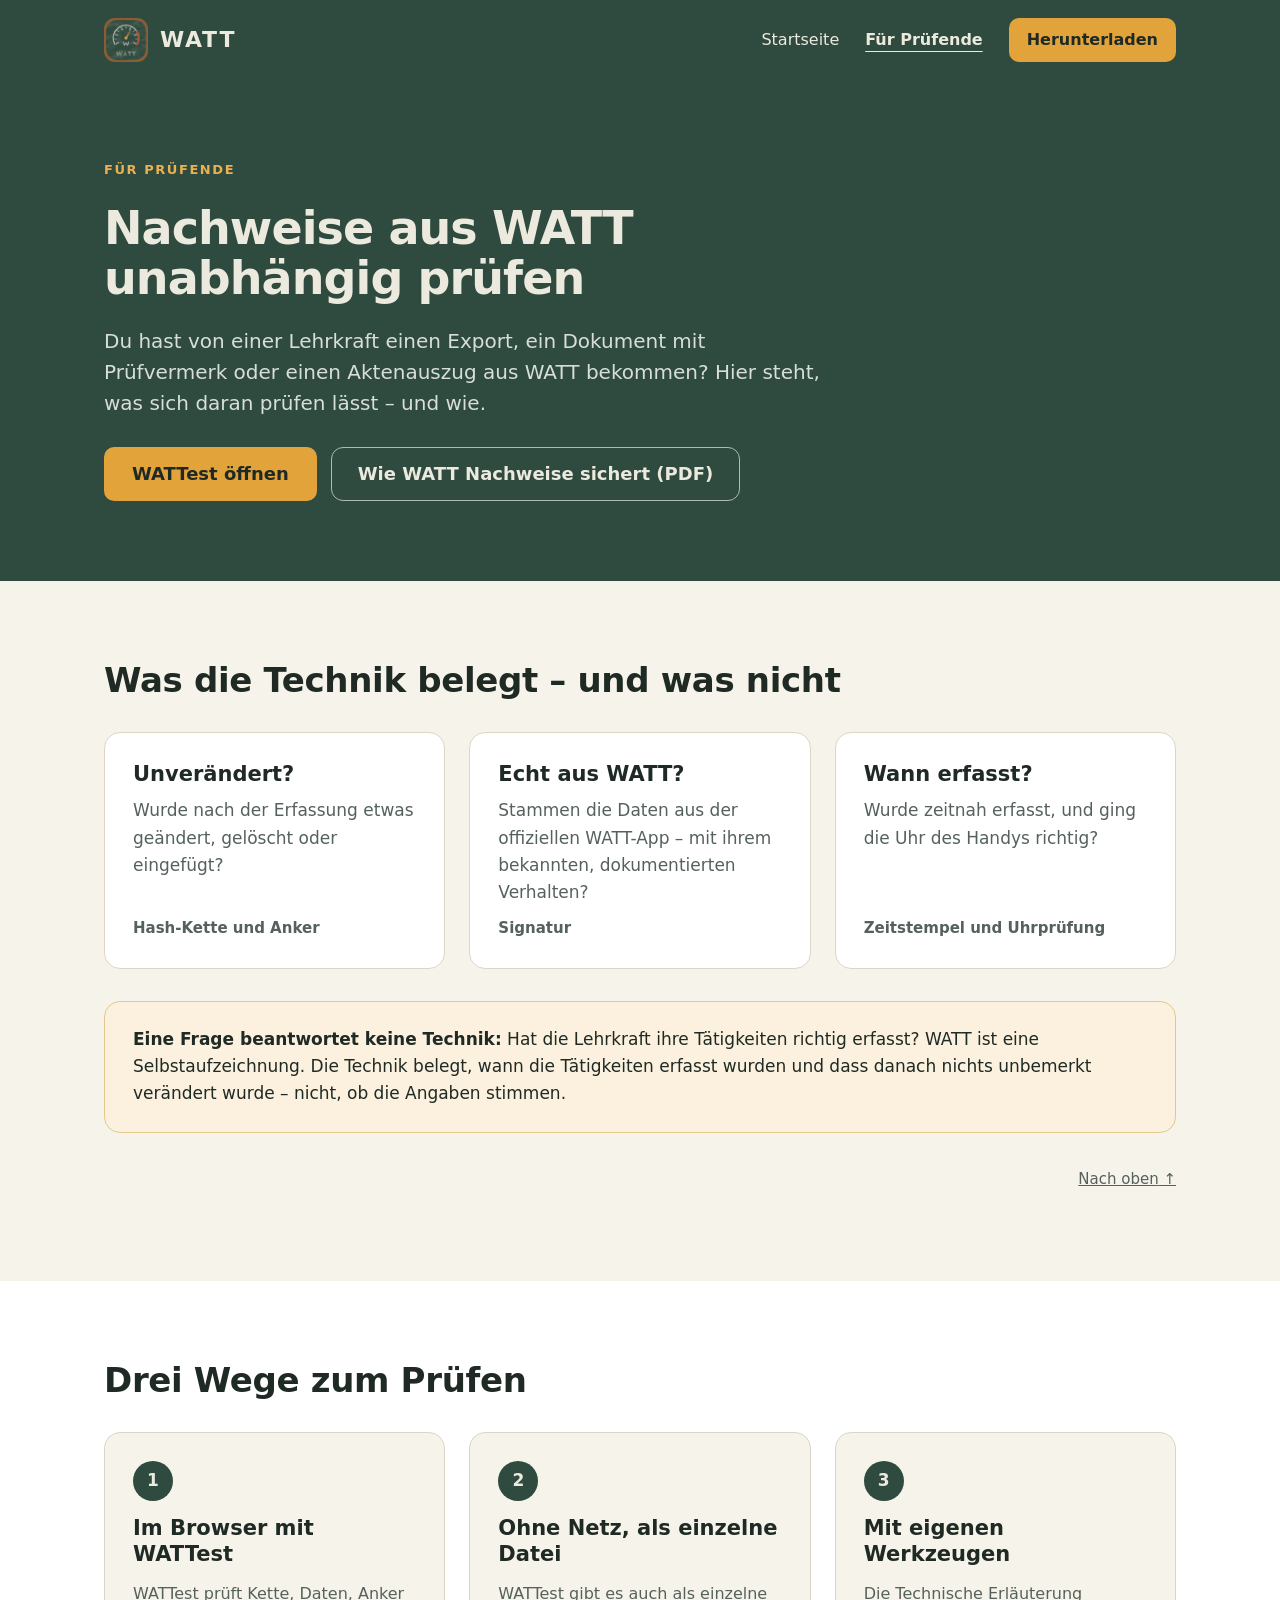
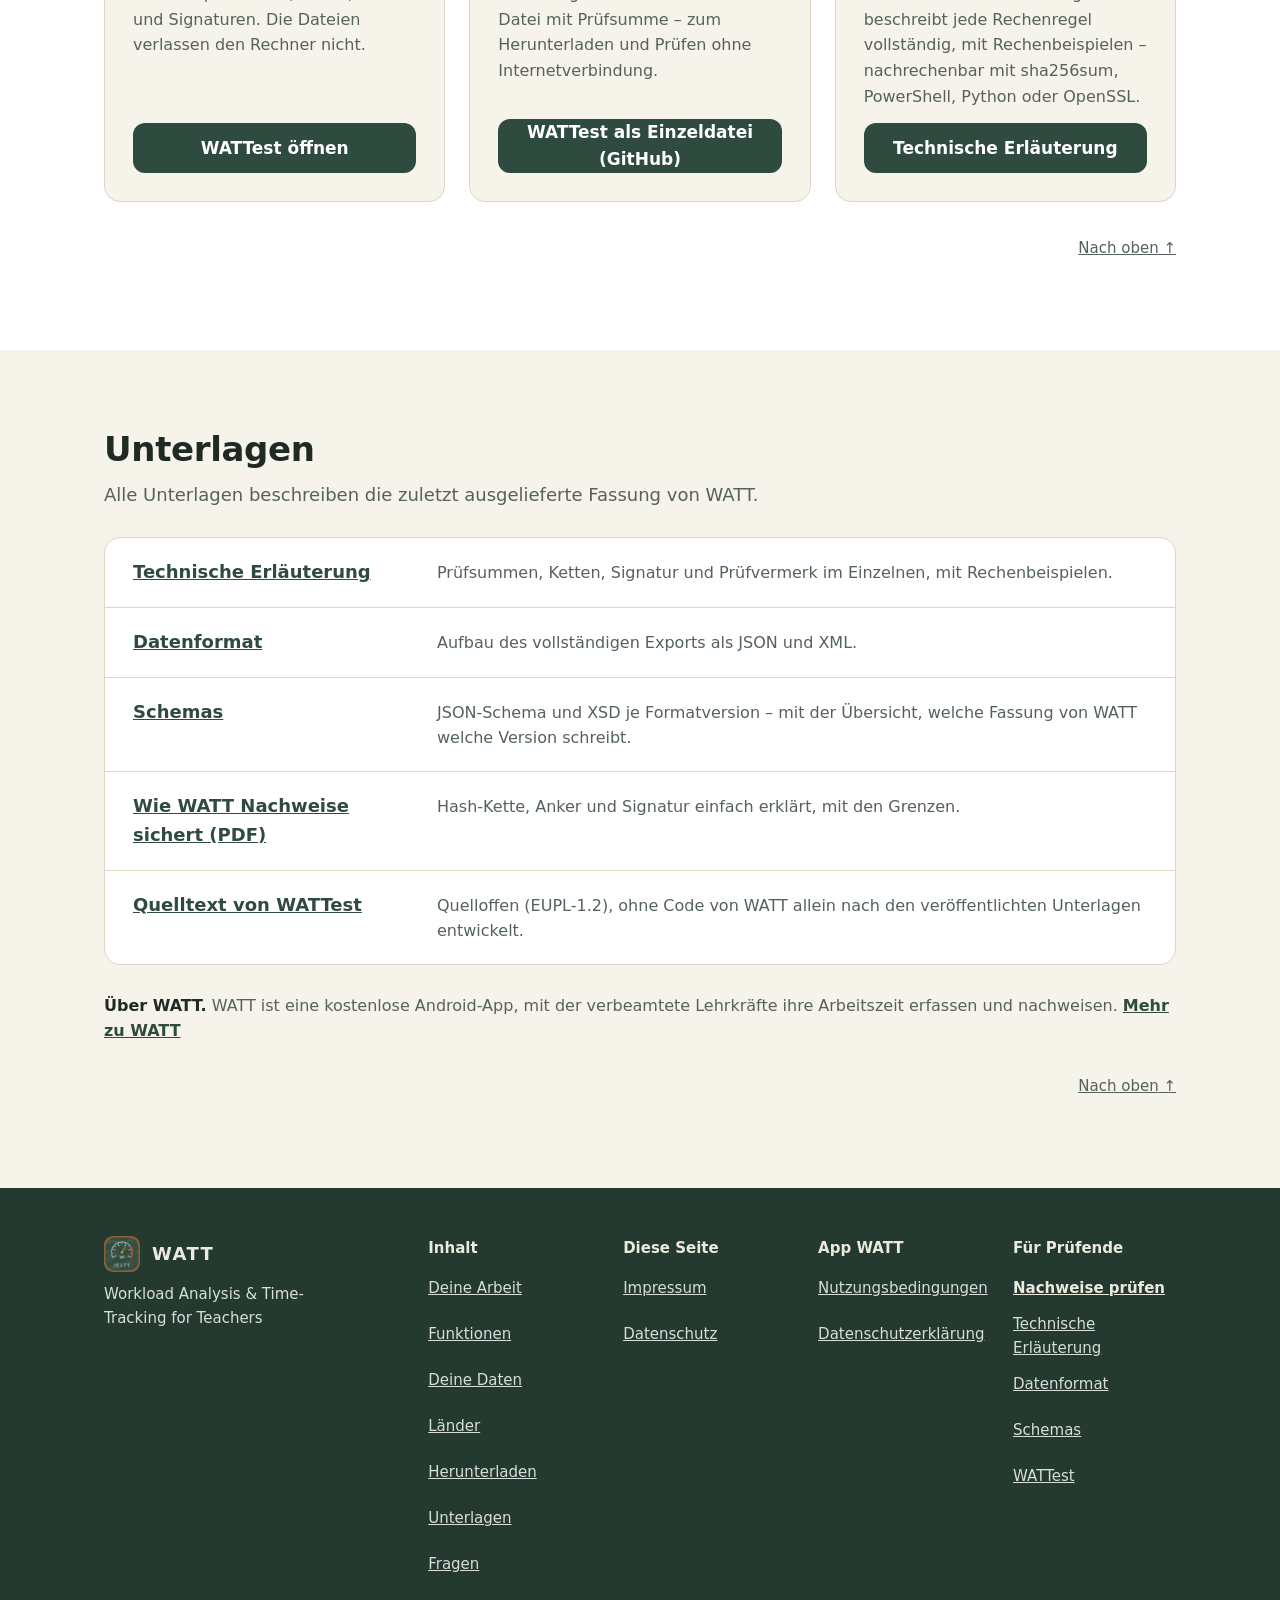
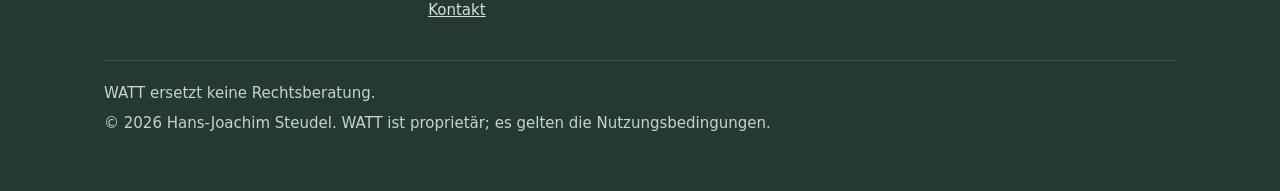
<file: pruefen/index.html>
<!doctype html>
<html lang="de">
<head>
<meta charset="utf-8">
<meta name="viewport" content="width=device-width, initial-scale=1">
<title>Für Prüfende – Nachweise aus WATT unabhängig prüfen</title>
<meta name="description" content="Nachweise aus der App WATT unabhängig prüfen: mit WATTest im Browser, als Einzeldatei ohne Netz oder mit eigenen Werkzeugen nach der Technischen Erläuterung.">
<meta name="color-scheme" content="light dark">
<link rel="icon" type="image/png" href="../bild/logo.png">
<link rel="stylesheet" href="../stil.css">
</head>
<body class="unter">
<header class="kopf" id="oben">
<div class="innen kopf-zeile">
<a class="marke" href="../"><img src="../bild/logo.png" alt="Logo von WATT: Tacho auf einer Kreidetafel" width="44" height="44"><span>WATT</span></a>
<nav aria-label="Hauptnavigation">
<a class="nav-link" href="../">Startseite</a>
<a class="nav-link" href="#oben" aria-current="page">Für Prüfende</a>
<a class="knopf knopf-gelb" href="../#herunterladen">Herunterladen</a>
</nav>
</div>
<nav class="innen nav-mobil" aria-label="Bereiche der Seite">
<a href="../">Startseite</a>
<a href="#oben" aria-current="page">Für Prüfende</a>
</nav>
</header>

<main>
<section class="abschnitt tafel pruef-einstieg">
<div class="innen">
<p class="kicker">Für Prüfende</p>
<h1>Nachweise aus WATT unabhängig prüfen</h1>
<p class="lead">Du hast von einer Lehrkraft einen Export, ein Dokument mit Prüfvermerk oder einen Aktenauszug aus WATT bekommen? Hier steht, was sich daran prüfen lässt – und wie.</p>
<div class="knoepfe" style="margin-top:6px">
<a class="knopf knopf-gelb knopf-gross" href="https://aves83.github.io/wattest/" target="_blank" rel="noopener">WATTest öffnen</a>
<a class="knopf knopf-rand" href="../info/watt-nachweise-sichern.pdf" target="_blank" rel="noopener">Wie WATT Nachweise sichert (PDF)</a>
</div>
</div>
</section>

<section class="abschnitt">
<div class="innen stapel abstand-32">
<h2>Was die Technik belegt – und was nicht</h2>
<div class="raster raster-280">
<div class="karte"><h3>Unverändert?</h3><p style="flex-grow:1">Wurde nach der Erfassung etwas geändert, gelöscht oder eingefügt?</p><p class="belegt">Hash-Kette und Anker</p></div>
<div class="karte"><h3>Echt aus WATT?</h3><p style="flex-grow:1">Stammen die Daten aus der offiziellen WATT-App – mit ihrem bekannten, dokumentierten Verhalten?</p><p class="belegt">Signatur</p></div>
<div class="karte"><h3>Wann erfasst?</h3><p style="flex-grow:1">Wurde zeitnah erfasst, und ging die Uhr des Handys richtig?</p><p class="belegt">Zeitstempel und Uhrprüfung</p></div>
</div>
<div class="kasten"><p><strong>Eine Frage beantwortet keine Technik:</strong> Hat die Lehrkraft ihre Tätigkeiten richtig erfasst? WATT ist eine Selbstaufzeichnung. Die Technik belegt, wann die Tätigkeiten erfasst wurden und dass danach nichts unbemerkt verändert wurde – nicht, ob die Angaben stimmen.</p></div>
<p class="nach-oben"><a href="#oben">Nach oben<span aria-hidden="true"> ↑</span></a></p>
</div>
</section>

<section class="abschnitt weiss">
<div class="innen stapel abstand-32">
<h2>Drei Wege zum Prüfen</h2>
<ol class="schritte raster raster-280">
<li class="schritt"><span class="nummer" aria-hidden="true">1</span><h3>Im Browser mit WATTest</h3><p>WATTest prüft Kette, Daten, Anker und Signaturen. Die Dateien verlassen den Rechner nicht.</p><a class="knopf knopf-voll" href="https://aves83.github.io/wattest/" target="_blank" rel="noopener">WATTest öffnen</a></li>
<li class="schritt"><span class="nummer" aria-hidden="true">2</span><h3>Ohne Netz, als einzelne Datei</h3><p>WATTest gibt es auch als einzelne Datei mit Prüfsumme – zum Herunterladen und Prüfen ohne Internetverbindung.</p><a class="knopf knopf-voll" href="https://github.com/Aves83/wattest/releases" target="_blank" rel="noopener">WATTest als Einzeldatei (GitHub)</a></li>
<li class="schritt"><span class="nummer" aria-hidden="true">3</span><h3>Mit eigenen Werkzeugen</h3><p>Die Technische Erläuterung beschreibt jede Rechenregel vollständig, mit Rechenbeispielen – nachrechenbar mit sha256sum, PowerShell, Python oder OpenSSL.</p><a class="knopf knopf-voll" href="https://github.com/Aves83/watt_public/blob/main/doc/technische-erlaeuterung.md" target="_blank" rel="noopener">Technische Erläuterung</a></li>
</ol>
<p class="nach-oben"><a href="#oben">Nach oben<span aria-hidden="true"> ↑</span></a></p>
</div>
</section>

<section class="abschnitt">
<div class="innen stapel abstand-28">
<div class="intro">
<h2>Unterlagen</h2>
<p class="lead" style="font-size:18px">Alle Unterlagen beschreiben die zuletzt ausgelieferte Fassung von WATT.</p>
</div>
<ul class="liste-unterlagen">
<li><a href="https://github.com/Aves83/watt_public/blob/main/doc/technische-erlaeuterung.md" target="_blank" rel="noopener">Technische Erläuterung</a><span>Prüfsummen, Ketten, Signatur und Prüfvermerk im Einzelnen, mit Rechenbeispielen.</span></li>
<li><a href="https://github.com/Aves83/watt_public/blob/main/doc/datenformat.md" target="_blank" rel="noopener">Datenformat</a><span>Aufbau des vollständigen Exports als JSON und XML.</span></li>
<li><a href="https://github.com/Aves83/watt_public/tree/main/schema" target="_blank" rel="noopener">Schemas</a><span>JSON-Schema und XSD je Formatversion – mit der Übersicht, welche Fassung von WATT welche Version schreibt.</span></li>
<li><a href="../info/watt-nachweise-sichern.pdf" target="_blank" rel="noopener">Wie WATT Nachweise sichert (PDF)</a><span>Hash-Kette, Anker und Signatur einfach erklärt, mit den Grenzen.</span></li>
<li><a href="https://github.com/Aves83/wattest" target="_blank" rel="noopener">Quelltext von WATTest</a><span>Quelloffen (EUPL-1.2), ohne Code von WATT allein nach den veröffentlichten Unterlagen entwickelt.</span></li>
</ul>
<p class="leise" style="font-size:16px"><strong style="color:var(--text)">Über WATT.</strong> WATT ist eine kostenlose Android-App, mit der verbeamtete Lehrkräfte ihre Arbeitszeit erfassen und nachweisen. <a href="../" style="font-weight:600">Mehr zu WATT</a></p>
<p class="nach-oben"><a href="#oben">Nach oben<span aria-hidden="true"> ↑</span></a></p>
</div>
</section>
</main>

<footer class="fuss">
<div class="innen">
<div class="fuss-reihe">
<div class="fuss-marke">
<div><img src="../bild/logo.png" alt="" width="36" height="36"><span>WATT</span></div>
<p>Workload Analysis &amp; Time-Tracking for Teachers</p>
</div>
<nav aria-label="Inhalt, Rechtliches und Unterlagen">
<div>
<span class="titel">Inhalt</span>
<a href="../#warum">Deine Arbeit</a>
<a href="../#funktionen">Funktionen</a>
<a href="../#daten">Deine Daten</a>
<a href="../#laender">Länder</a>
<a href="../#herunterladen">Herunterladen</a>
<a href="../#unterlagen">Unterlagen</a>
<a href="../#fragen">Fragen</a>
<a href="../#kontakt">Kontakt</a>
</div>
<div>
<span class="titel">Diese Seite</span>
<a href="../doc/impressum.html">Impressum</a>
<a href="../doc/datenschutz.html" aria-label="Datenschutz dieser Seite">Datenschutz</a>
</div>
<div>
<span class="titel">App WATT</span>
<a href="../doc/license.txt" target="_blank" rel="noopener" aria-label="Nutzungsbedingungen der App WATT">Nutzungsbedingungen</a>
<a href="../doc/privacy.txt" target="_blank" rel="noopener" aria-label="Datenschutzerklärung der App WATT">Datenschutzerklärung</a>
</div>
<div>
<span class="titel">Für Prüfende</span>
<a href="#oben" aria-current="page">Nachweise prüfen</a>
<a href="https://github.com/Aves83/watt_public/blob/main/doc/technische-erlaeuterung.md" target="_blank" rel="noopener">Technische Erläuterung</a>
<a href="https://github.com/Aves83/watt_public/blob/main/doc/datenformat.md" target="_blank" rel="noopener">Datenformat</a>
<a href="https://github.com/Aves83/watt_public/tree/main/schema" target="_blank" rel="noopener">Schemas</a>
<a href="https://aves83.github.io/wattest/" target="_blank" rel="noopener">WATTest</a>
</div>
</nav>
</div>
<div class="fuss-klein">
<p>WATT ersetzt keine Rechtsberatung.</p>
<p>© 2026 Hans-Joachim Steudel. WATT ist proprietär; es gelten die Nutzungsbedingungen.</p>
</div>
</div>
</footer>
</body>
</html>
</file>
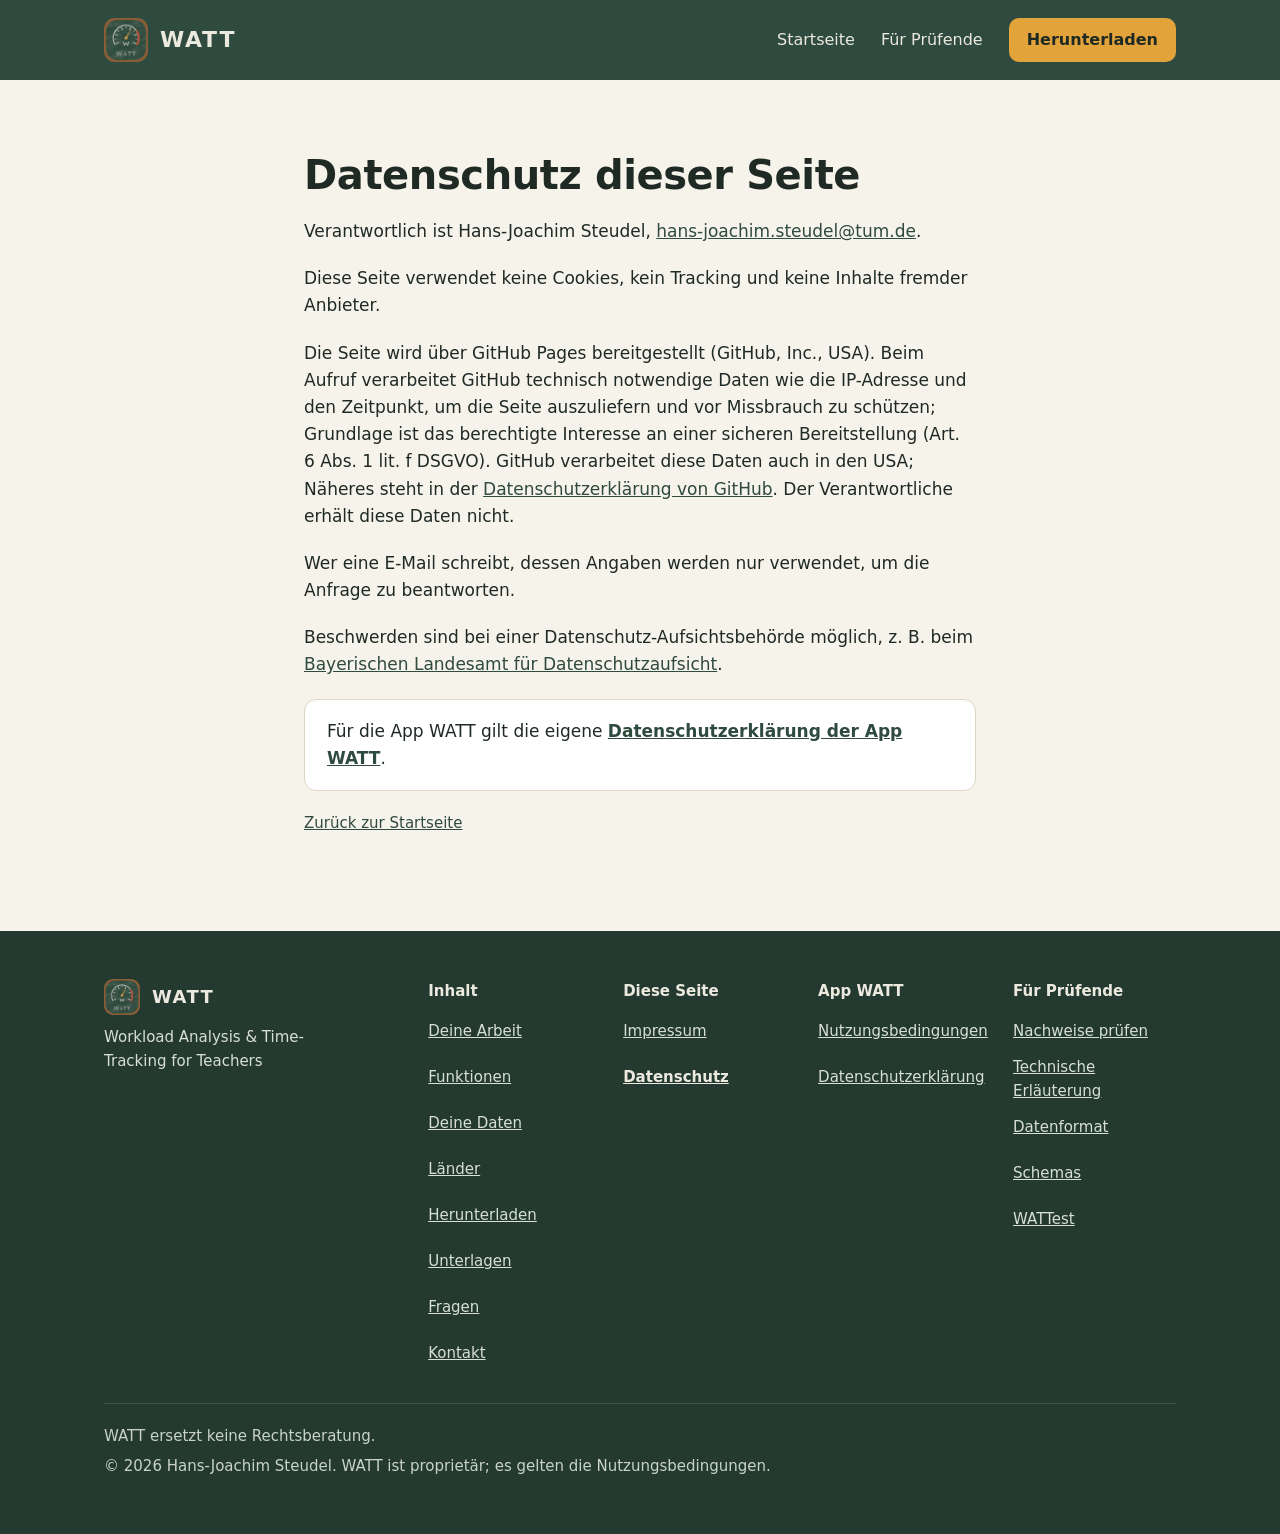
<file: doc/datenschutz.html>
<!doctype html>
<html lang="de">
<head>
<meta charset="utf-8">
<meta name="viewport" content="width=device-width, initial-scale=1">
<title>Datenschutz dieser Seite – WATT</title>
<meta name="robots" content="noindex">
<meta name="color-scheme" content="light dark">
<link rel="icon" type="image/png" href="../bild/logo.png">
<link rel="stylesheet" href="../stil.css">
</head>
<body class="unter">
<header class="kopf" id="oben">
<div class="innen kopf-zeile">
<a class="marke" href="../"><img src="../bild/logo.png" alt="Logo von WATT: Tacho auf einer Kreidetafel" width="44" height="44"><span>WATT</span></a>
<nav aria-label="Hauptnavigation">
<a class="nav-link" href="../">Startseite</a>
<a class="nav-link" href="../pruefen/">Für Prüfende</a>
<a class="knopf knopf-gelb" href="../#herunterladen">Herunterladen</a>
</nav>
</div>
<nav class="innen nav-mobil" aria-label="Bereiche der Seite">
<a href="../">Startseite</a>
<a href="../pruefen/">Für Prüfende</a>
</nav>
</header>

<main class="recht">
<div class="innen">
<h1>Datenschutz dieser Seite</h1>
<p>Verantwortlich ist Hans-Joachim Steudel, <a href="mailto:hans-joachim.steudel@tum.de">hans-joachim.steudel@tum.de</a>.</p>
<p>Diese Seite verwendet keine Cookies, kein Tracking und keine Inhalte fremder Anbieter.</p>
<p>Die Seite wird über GitHub Pages bereitgestellt (GitHub, Inc., USA). Beim Aufruf verarbeitet GitHub technisch notwendige Daten wie die IP-Adresse und den Zeitpunkt, um die Seite auszuliefern und vor Missbrauch zu schützen; Grundlage ist das berechtigte Interesse an einer sicheren Bereitstellung (Art. 6 Abs. 1 lit. f DSGVO). GitHub verarbeitet diese Daten auch in den USA; Näheres steht in der <a href="https://docs.github.com/de/site-policy/privacy-policies/github-general-privacy-statement" target="_blank" rel="noopener">Datenschutzerklärung von GitHub</a>. Der Verantwortliche erhält diese Daten nicht.</p>
<p>Wer eine E-Mail schreibt, dessen Angaben werden nur verwendet, um die Anfrage zu beantworten.</p>
<p>Beschwerden sind bei einer Datenschutz-Aufsichtsbehörde möglich, z. B. beim <a href="https://www.lda.bayern.de/" target="_blank" rel="noopener">Bayerischen Landesamt für Datenschutzaufsicht</a>.</p>
<p class="verweis">Für die App WATT gilt die eigene <a href="privacy.txt" target="_blank" rel="noopener">Datenschutzerklärung der App WATT</a>.</p>
<p class="klein"><a href="../">Zurück zur Startseite</a></p>
</div>
</main>

<footer class="fuss">
<div class="innen">
<div class="fuss-reihe">
<div class="fuss-marke">
<div><img src="../bild/logo.png" alt="" width="36" height="36"><span>WATT</span></div>
<p>Workload Analysis &amp; Time-Tracking for Teachers</p>
</div>
<nav aria-label="Inhalt, Rechtliches und Unterlagen">
<div>
<span class="titel">Inhalt</span>
<a href="../#warum">Deine Arbeit</a>
<a href="../#funktionen">Funktionen</a>
<a href="../#daten">Deine Daten</a>
<a href="../#laender">Länder</a>
<a href="../#herunterladen">Herunterladen</a>
<a href="../#unterlagen">Unterlagen</a>
<a href="../#fragen">Fragen</a>
<a href="../#kontakt">Kontakt</a>
</div>
<div>
<span class="titel">Diese Seite</span>
<a href="../doc/impressum.html">Impressum</a>
<a href="#oben" aria-current="page" aria-label="Datenschutz dieser Seite">Datenschutz</a>
</div>
<div>
<span class="titel">App WATT</span>
<a href="../doc/license.txt" target="_blank" rel="noopener" aria-label="Nutzungsbedingungen der App WATT">Nutzungsbedingungen</a>
<a href="../doc/privacy.txt" target="_blank" rel="noopener" aria-label="Datenschutzerklärung der App WATT">Datenschutzerklärung</a>
</div>
<div>
<span class="titel">Für Prüfende</span>
<a href="../pruefen/">Nachweise prüfen</a>
<a href="https://github.com/Aves83/watt_public/blob/main/doc/technische-erlaeuterung.md" target="_blank" rel="noopener">Technische Erläuterung</a>
<a href="https://github.com/Aves83/watt_public/blob/main/doc/datenformat.md" target="_blank" rel="noopener">Datenformat</a>
<a href="https://github.com/Aves83/watt_public/tree/main/schema" target="_blank" rel="noopener">Schemas</a>
<a href="https://aves83.github.io/wattest/" target="_blank" rel="noopener">WATTest</a>
</div>
</nav>
</div>
<div class="fuss-klein">
<p>WATT ersetzt keine Rechtsberatung.</p>
<p>© 2026 Hans-Joachim Steudel. WATT ist proprietär; es gelten die Nutzungsbedingungen.</p>
</div>
</div>
</footer>
</body>
</html>
</file>
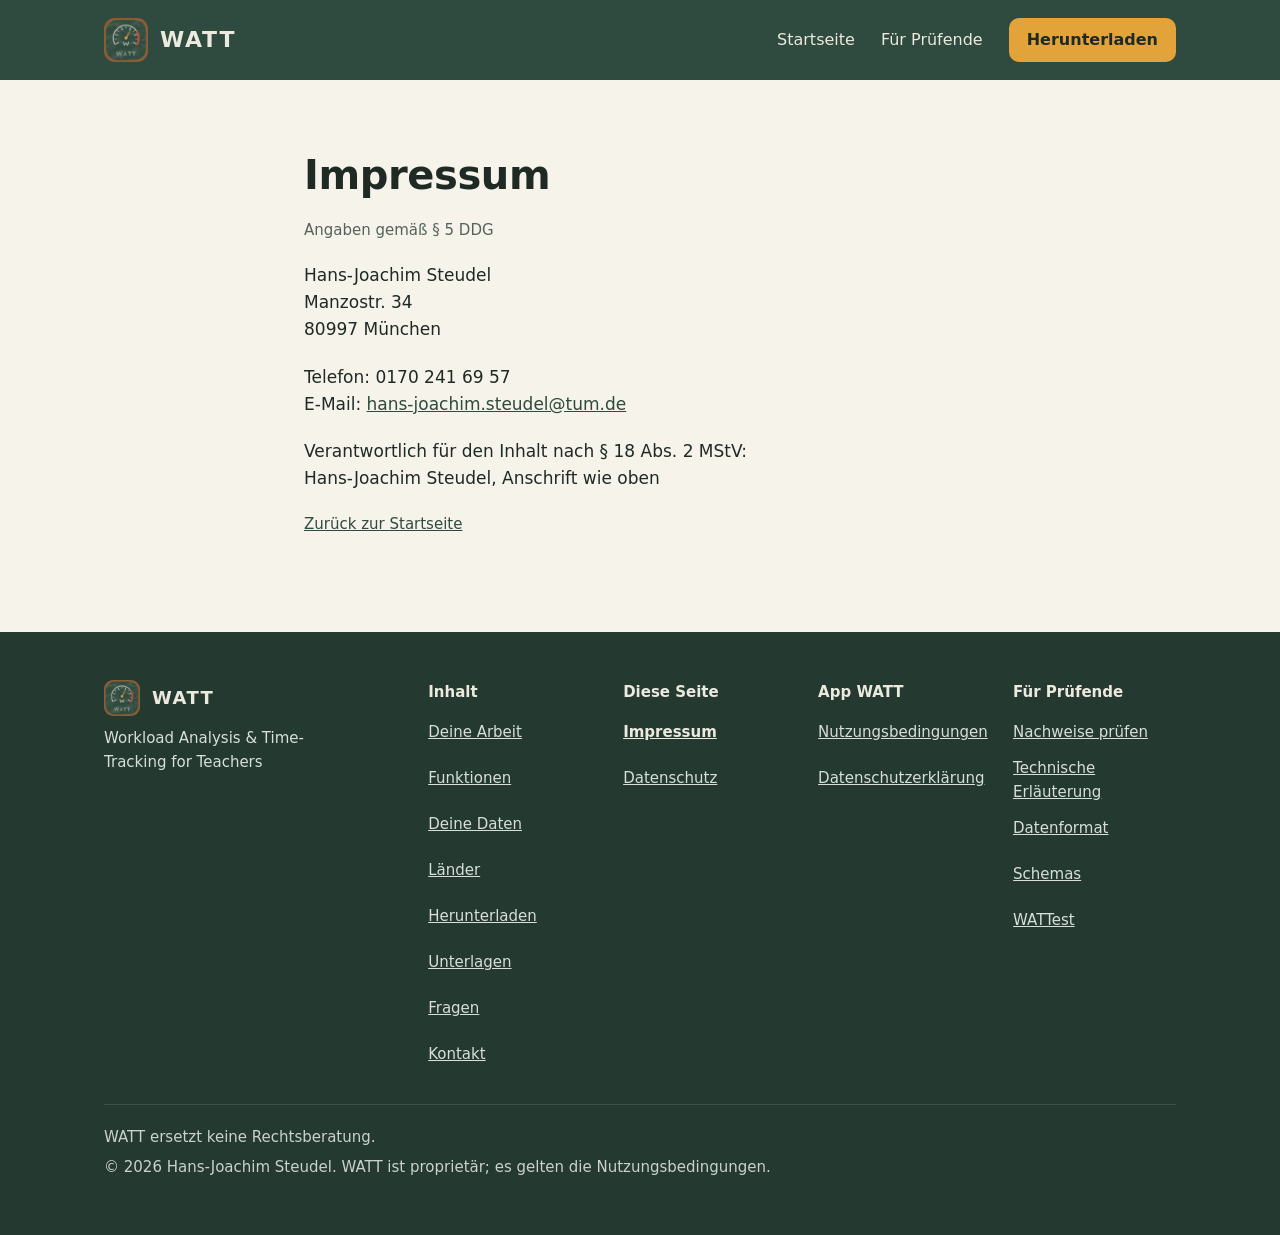
<file: doc/impressum.html>
<!doctype html>
<html lang="de">
<head>
<meta charset="utf-8">
<meta name="viewport" content="width=device-width, initial-scale=1">
<title>Impressum – WATT</title>
<meta name="robots" content="noindex">
<meta name="color-scheme" content="light dark">
<link rel="icon" type="image/png" href="../bild/logo.png">
<link rel="stylesheet" href="../stil.css">
</head>
<body class="unter">
<header class="kopf" id="oben">
<div class="innen kopf-zeile">
<a class="marke" href="../"><img src="../bild/logo.png" alt="Logo von WATT: Tacho auf einer Kreidetafel" width="44" height="44"><span>WATT</span></a>
<nav aria-label="Hauptnavigation">
<a class="nav-link" href="../">Startseite</a>
<a class="nav-link" href="../pruefen/">Für Prüfende</a>
<a class="knopf knopf-gelb" href="../#herunterladen">Herunterladen</a>
</nav>
</div>
<nav class="innen nav-mobil" aria-label="Bereiche der Seite">
<a href="../">Startseite</a>
<a href="../pruefen/">Für Prüfende</a>
</nav>
</header>

<main class="recht">
<div class="innen">
<h1>Impressum</h1>
<p class="klein">Angaben gemäß § 5 DDG</p>
<p>Hans-Joachim Steudel<br>
Manzostr. 34<br>
80997 München</p>
<p>Telefon: 0170 241 69 57<br>
E-Mail: <a href="mailto:hans-joachim.steudel@tum.de">hans-joachim.steudel@tum.de</a></p>
<p>Verantwortlich für den Inhalt nach § 18 Abs. 2 MStV:<br>
Hans-Joachim Steudel, Anschrift wie oben</p>
<p class="klein"><a href="../">Zurück zur Startseite</a></p>
</div>
</main>

<footer class="fuss">
<div class="innen">
<div class="fuss-reihe">
<div class="fuss-marke">
<div><img src="../bild/logo.png" alt="" width="36" height="36"><span>WATT</span></div>
<p>Workload Analysis &amp; Time-Tracking for Teachers</p>
</div>
<nav aria-label="Inhalt, Rechtliches und Unterlagen">
<div>
<span class="titel">Inhalt</span>
<a href="../#warum">Deine Arbeit</a>
<a href="../#funktionen">Funktionen</a>
<a href="../#daten">Deine Daten</a>
<a href="../#laender">Länder</a>
<a href="../#herunterladen">Herunterladen</a>
<a href="../#unterlagen">Unterlagen</a>
<a href="../#fragen">Fragen</a>
<a href="../#kontakt">Kontakt</a>
</div>
<div>
<span class="titel">Diese Seite</span>
<a href="#oben" aria-current="page">Impressum</a>
<a href="../doc/datenschutz.html" aria-label="Datenschutz dieser Seite">Datenschutz</a>
</div>
<div>
<span class="titel">App WATT</span>
<a href="../doc/license.txt" target="_blank" rel="noopener" aria-label="Nutzungsbedingungen der App WATT">Nutzungsbedingungen</a>
<a href="../doc/privacy.txt" target="_blank" rel="noopener" aria-label="Datenschutzerklärung der App WATT">Datenschutzerklärung</a>
</div>
<div>
<span class="titel">Für Prüfende</span>
<a href="../pruefen/">Nachweise prüfen</a>
<a href="https://github.com/Aves83/watt_public/blob/main/doc/technische-erlaeuterung.md" target="_blank" rel="noopener">Technische Erläuterung</a>
<a href="https://github.com/Aves83/watt_public/blob/main/doc/datenformat.md" target="_blank" rel="noopener">Datenformat</a>
<a href="https://github.com/Aves83/watt_public/tree/main/schema" target="_blank" rel="noopener">Schemas</a>
<a href="https://aves83.github.io/wattest/" target="_blank" rel="noopener">WATTest</a>
</div>
</nav>
</div>
<div class="fuss-klein">
<p>WATT ersetzt keine Rechtsberatung.</p>
<p>© 2026 Hans-Joachim Steudel. WATT ist proprietär; es gelten die Nutzungsbedingungen.</p>
</div>
</div>
</footer>
</body>
</html>
</file>
<file: stil.css>
/* WATT – gemeinsame Gestaltung der Seiten in watt_public. Keine Schriften oder Quellen von außen. */
:root{
  color-scheme:light dark;
  --tafel:#2F4A3E; --tafel-fuss:#243A31; --tafel-linie:#3C5247;
  --kreide:#ECE9DF; --kreide-leise:#D8DED9; --kreide-klein:#C9D2CB; --kreide-rand:#AEBBB3;
  --gelb:#E3A33B; --gelb-text:#EBB04F; --dunkeltext:#1F2A25;
  --grund:#F6F3EA; --abschnitt:#FFFFFF; --karte:#FFFFFF; --karte2:#F6F3EA;
  --text:#1F2A25; --leise:#55625B; --liste:#3A4640; --kicker:#8C5E36; --link:#2F4A3E;
  --knopf:#2F4A3E; --knopf-text:#FFFFFF; --linie:#DDD6C6;
  --hinweis:#FBF1DE; --hinweis-rand:#E3C88A; --foto:#F7F7FF;
}
@media (prefers-color-scheme:dark){
  :root{
    --grund:#16201C; --abschnitt:#1A2520; --karte:#1F2C26; --karte2:#1F2C26;
    --text:#ECE9DF; --leise:#B3BDB6; --liste:#D8DED9; --kicker:#EBB04F; --link:#ECE9DF;
    --knopf:#ECE9DF; --knopf-text:#1F2A25; --linie:#34443C;
    --hinweis:#2E2A1E; --hinweis-rand:#B98323;
  }
  .foto img{filter:brightness(.88)}
}
*{box-sizing:border-box}
html{-webkit-text-size-adjust:100%;scroll-behavior:smooth}
body{margin:0;background:var(--grund);color:var(--text);
  font:17px/1.6 system-ui,-apple-system,"Segoe UI",Roboto,"Helvetica Neue",Arial,sans-serif}
a{color:var(--link)}
h1,h2,h3{margin:0}
p{margin:0}
.innen{max-width:1120px;margin:0 auto;padding:0 24px}
.stapel{display:flex;flex-direction:column}
.abstand-40{gap:40px}.abstand-36{gap:36px}.abstand-32{gap:32px}.abstand-28{gap:28px}
.abschnitt{padding:clamp(56px,12vw,88px) 0;background:var(--grund)}
.abschnitt.weiss{background:var(--abschnitt)}
.abschnitt.tafel{background:var(--tafel);color:var(--kreide)}
.abschnitt.tafel a{color:var(--gelb-text)}
.intro{display:flex;flex-direction:column;gap:12px;max-width:760px}
.kicker{font-size:13px;font-weight:700;letter-spacing:.12em;text-transform:uppercase;color:var(--kicker)}
.tafel .kicker{color:var(--gelb-text)}
h2{font-size:clamp(28px,7.4vw,36px);line-height:1.15;letter-spacing:-.01em}
.lead{font-size:19px;line-height:1.55;color:var(--leise)}
.tafel .lead{color:var(--kreide-leise)}
.leise{color:var(--leise)}

/* Kopf */
.kopf{background:var(--tafel);color:var(--kreide)}
.kopf-zeile{display:flex;flex-wrap:wrap;align-items:center;justify-content:space-between;gap:12px 28px;padding-top:18px;padding-bottom:18px}
.marke{display:flex;align-items:center;gap:12px;min-height:44px;color:var(--kreide);text-decoration:none}
.marke img{display:block;width:44px;height:44px;border-radius:11px}
.marke span{font-size:22px;font-weight:800;letter-spacing:.08em}
.kopf nav{display:flex;flex-wrap:wrap;align-items:center;gap:4px 26px}
.kopf nav a{display:inline-flex;align-items:center;min-height:44px;color:var(--kreide);text-decoration:none;font-size:16px}
.kopf nav a[aria-current="page"]{font-weight:700;text-decoration:underline;text-underline-offset:6px}
.kopf .nav-mobil{display:none;flex-wrap:wrap;gap:0 18px;white-space:nowrap;padding-bottom:6px}
.kopf .nav-mobil a{flex:none;font-size:15px}
@media (max-width:980px){.start .kopf .nav-link{display:none}.start .kopf .nav-mobil{display:flex}}
@media (max-width:600px){.unter .kopf .nav-link{display:none}.unter .kopf .nav-mobil{display:flex}}

/* Knöpfe */
.knopf{display:inline-flex;align-items:center;justify-content:center;text-align:center;border-radius:12px;text-decoration:none;font-weight:600}
.knopf:focus-visible,.marke:focus-visible{outline:3px solid var(--gelb);outline-offset:2px}
.kopf nav a.knopf-gelb,.knopf-gelb{min-height:44px;padding:0 18px;border-radius:10px;background:var(--gelb);color:var(--dunkeltext);font-weight:700}
.knopf-gross{min-height:54px;padding:0 28px;font-size:18px}
.abschnitt.tafel a.knopf-gelb{color:var(--dunkeltext);font-weight:700}
.abschnitt.tafel a.knopf-rand{min-height:54px;padding:0 26px;border:1.5px solid var(--kreide-rand);color:var(--kreide);font-size:18px}
.knopf-voll{min-height:50px;padding:0 20px;background:var(--knopf);color:var(--knopf-text)}
.knoepfe{display:flex;flex-wrap:wrap;gap:14px}

/* Einstieg */
.einstieg{padding:clamp(36px,8vw,56px) 0 clamp(56px,12vw,88px)}
.einstieg-reihe{display:flex;flex-wrap:wrap;align-items:center;gap:48px 64px}
.einstieg-text{flex:999 1 460px;min-width:0;display:flex;flex-direction:column;gap:24px}
.marken{display:flex;flex-wrap:wrap;align-items:center;gap:12px}
.beta{display:inline-block;padding:3px 10px;border-radius:6px;background:var(--kreide);color:var(--dunkeltext);font-size:13px;font-weight:700;letter-spacing:.08em}
.motto{font-style:italic;color:var(--gelb-text);font-size:18px}
.einstieg h1{font-size:clamp(36px,9.5vw,54px);line-height:1.08;letter-spacing:-.02em;font-weight:800;text-wrap:balance}
.einstieg .lead{font-size:20px;color:var(--kreide-leise);max-width:600px}
.haken{list-style:none;margin:8px 0 0;padding:0;display:flex;flex-wrap:wrap;gap:10px 28px;font-size:16px}
.haken li{display:flex;align-items:center;gap:8px}
.haken svg,.punkte svg{flex:none;fill:none;stroke-width:2.6;stroke-linecap:round;stroke-linejoin:round}
.haken svg{width:20px;height:20px;stroke:var(--gelb)}
.klein-tafel{font-size:15px;color:var(--kreide-klein)}
.handy{flex:1 1 280px;min-width:0;margin:0;display:flex;flex-direction:column;align-items:center;gap:14px}
.handy .rahmen{width:100%;max-width:300px;border:10px solid #16201C;border-radius:38px;overflow:hidden;background:var(--foto);box-shadow:0 28px 60px rgba(0,0,0,.35)}
.handy img{display:block;width:100%;height:auto}
.handy figcaption{font-size:14px;color:var(--kreide-klein)}

/* Raster und Karten */
.raster{display:grid;gap:24px}
.raster-280{grid-template-columns:repeat(auto-fit,minmax(min(280px,100%),1fr))}
.raster-240{grid-template-columns:repeat(auto-fit,minmax(min(240px,100%),1fr))}
.karte{background:var(--karte);border:1px solid var(--linie);border-radius:16px;padding:28px;display:flex;flex-direction:column;gap:10px}
.karte h3{font-size:21px;line-height:1.25}
.karte p{color:var(--leise)}
.funktion{border:1px solid var(--linie);border-radius:16px;overflow:hidden;background:var(--karte);display:flex;flex-direction:column}
.funktion .foto{height:300px;overflow:hidden;background:var(--foto);border-bottom:1px solid var(--linie)}
.funktion .foto img{display:block;width:100%;height:100%;object-fit:cover;object-position:top}
.funktion .text{padding:24px;display:flex;flex-direction:column;gap:14px}
.funktion h3{font-size:22px;line-height:1.2}
.punkte{list-style:none;margin:0;padding:0;display:flex;flex-direction:column;gap:10px;font-size:16px;line-height:1.5;color:var(--liste)}
.punkte li{display:flex;gap:10px}
.punkte svg{width:18px;height:18px;margin-top:3px;stroke:var(--link)}
.unterzeile{font-size:17px;color:var(--leise)}
.unterzeile a{font-weight:600}

/* Deine Daten */
.daten-raster{display:grid;grid-template-columns:repeat(auto-fit,minmax(min(240px,100%),1fr));gap:32px}
.daten-raster div{display:flex;flex-direction:column;gap:10px}
.daten-raster svg{width:32px;height:32px;fill:none;stroke:var(--gelb);stroke-width:1.8;stroke-linecap:round;stroke-linejoin:round}
.daten-raster h3{font-size:20px;line-height:1.25}
.daten-raster p{font-size:16px;color:var(--kreide-leise)}
.abschnitt.tafel .schluss{font-size:17px;color:var(--kreide)}
.abschnitt.tafel .schluss a{font-weight:600}

/* Länder */
.laender-reihe{display:flex;flex-wrap:wrap;align-items:flex-start;gap:32px 64px}
.laender-reihe>div{min-width:0;display:flex;flex-direction:column;gap:16px}
.laender-reihe>div:first-child{flex:1 1 380px}
.laender-reihe>div:last-child{flex:1 1 420px}
.laender-reihe .lead{font-size:18px}
.chips{list-style:none;margin:0;padding:0;display:flex;flex-wrap:wrap;gap:10px}
.chips li{padding:7px 14px;border:1px solid var(--linie);border-radius:999px;background:var(--karte);font-size:15px}

/* Schritte */
.schritte{list-style:none;margin:0;padding:0}
.schritt{background:var(--karte2);border:1px solid var(--linie);border-radius:16px;padding:28px;display:flex;flex-direction:column;gap:14px}
.nummer{display:flex;align-items:center;justify-content:center;width:40px;height:40px;border-radius:50%;background:var(--tafel);color:var(--kreide);font-weight:700}
.schritt h3{font-size:21px;line-height:1.25}
.schritt p{font-size:16px;color:var(--leise);flex-grow:1}
.hinweise{display:grid;grid-template-columns:repeat(auto-fit,minmax(min(280px,100%),1fr));gap:16px 24px;font-size:16px;color:var(--leise)}
.hinweise strong{color:var(--text)}
.hinweise a{font-weight:600}

/* Unterlagen */
.karte-link{display:flex;flex-direction:column;gap:8px;padding:24px;background:var(--karte);border:1px solid var(--linie);border-radius:16px;color:var(--text)}
.karte-link .art{font-size:13px;font-weight:700;letter-spacing:.08em;color:var(--kicker)}
.karte-link .titel{font-size:20px;font-weight:700;line-height:1.25}
.karte-link .text{font-size:16px;color:var(--leise);flex-grow:1}
.aktionen{display:flex;flex-wrap:wrap;gap:4px 20px;margin-top:4px}
.karte-link .titel a{color:inherit;text-decoration:underline;text-decoration-thickness:2px;text-underline-offset:4px}
.karte-link .titel a:hover{text-decoration-thickness:3px}
.aktionen a{display:inline-block;padding:10px 0;font-weight:700;color:var(--link);text-underline-offset:3px}
.karte-link.dunkel{background:var(--tafel);border-color:var(--tafel);color:var(--kreide)}
.karte-link.dunkel .art{color:var(--gelb-text)}
.karte-link.dunkel .text{color:var(--kreide-leise)}
.ausserdem{display:flex;flex-wrap:wrap;align-items:center;gap:0 32px;font-size:16px;color:var(--leise)}
.ausserdem>span{display:inline-flex;flex-wrap:wrap;align-items:center;gap:0 6px;min-height:44px}
.ausserdem .titel{font-weight:700;color:var(--text)}
.ausserdem a.haupt{font-weight:600}

/* Fragen und Kontakt */
.fragen{display:grid;grid-template-columns:repeat(auto-fit,minmax(min(420px,100%),1fr));gap:32px 56px}
.fragen div{display:flex;flex-direction:column;gap:6px}
.fragen h3{font-size:19px;line-height:1.3}
.fragen p{font-size:16px;color:var(--leise)}
.kontakt{padding:clamp(48px,10vw,72px) 0}
.kontakt-reihe{display:flex;flex-wrap:wrap;align-items:center;justify-content:space-between;gap:24px 48px}
.kontakt-reihe>div{flex:1 1 420px;min-width:0;display:flex;flex-direction:column;gap:8px}
.kontakt h2{font-size:28px;line-height:1.2}
.knopf-rahmen{min-height:52px;padding:0 24px;border:1.5px solid var(--link);color:var(--link);word-break:break-word}

/* Für Prüfende */
.pruef-einstieg{padding:clamp(32px,7vw,48px) 0 clamp(52px,11vw,80px)}
.pruef-einstieg .innen{display:flex;flex-direction:column;gap:22px}
.pruef-einstieg h1{font-size:clamp(32px,8.4vw,46px);line-height:1.1;letter-spacing:-.02em;font-weight:800;max-width:820px;text-wrap:balance}
.pruef-einstieg .lead{font-size:20px;color:var(--kreide-leise);max-width:720px}
.unter .abschnitt{padding:clamp(52px,11vw,80px) 0}
.unter h2{font-size:clamp(27px,7vw,34px)}
.belegt{font-size:15px;font-weight:700;color:var(--link)}
.kasten{background:var(--hinweis);border:1px solid var(--hinweis-rand);border-radius:16px;padding:24px 28px}
.liste-unterlagen{list-style:none;margin:0;padding:0;background:var(--karte);border:1px solid var(--linie);border-radius:16px;overflow:hidden}
.liste-unterlagen li{display:flex;flex-wrap:wrap;align-items:baseline;gap:4px 24px;padding:20px 28px;border-bottom:1px solid var(--linie)}
.liste-unterlagen li:last-child{border-bottom:0}
.liste-unterlagen a{flex:0 0 280px;font-size:18px;font-weight:700}
.liste-unterlagen span{flex:1 1 320px;min-width:0;font-size:16px;color:var(--leise)}
@media (max-width:420px){.liste-unterlagen a{flex-basis:100%}}

/* Rechtsseiten */
.recht{padding:72px 0 96px}
.recht .innen{max-width:720px;display:flex;flex-direction:column;gap:20px}
.recht h1{font-size:40px;line-height:1.15;letter-spacing:-.01em}
.recht .klein{font-size:15px;color:var(--leise)}
.recht .verweis{padding:18px 22px;background:var(--karte);border:1px solid var(--linie);border-radius:12px}
.recht .verweis a{font-weight:600}

/* Fuß */
.fuss{background:var(--tafel-fuss);color:var(--kreide-leise);padding:48px 0 56px;font-size:15px}
.fuss .innen{display:flex;flex-direction:column;gap:28px}
.fuss-reihe{display:flex;flex-wrap:wrap;gap:28px 64px}
.fuss-marke{flex:1 1 260px;min-width:0;display:flex;flex-direction:column;gap:10px}
.fuss-marke div{display:flex;align-items:center;gap:12px}
.fuss-marke img{display:block;width:36px;height:36px;border-radius:9px}
.fuss-marke span{font-size:18px;font-weight:800;letter-spacing:.08em;color:var(--kreide)}
.fuss nav{flex:999 1 560px;min-width:0;display:grid;grid-template-columns:repeat(auto-fit,minmax(min(150px,100%),1fr));gap:24px 32px}
.fuss nav div{display:flex;flex-direction:column;gap:2px}
.fuss nav .titel{font-weight:700;color:var(--kreide);margin-bottom:4px}
.fuss nav a{display:inline-flex;align-items:center;min-height:44px;color:var(--kreide-leise)}
.fuss nav a[aria-current="page"]{font-weight:700;color:var(--kreide)}
.fuss-klein{border-top:1px solid var(--tafel-linie);padding-top:20px;display:flex;flex-direction:column;gap:6px;color:var(--kreide-klein)}
.nach-oben{flex-basis:100%;align-self:flex-end;text-align:right;font-size:15px;margin-top:-8px}
.nach-oben a{display:inline-block;padding:10px 0;color:var(--leise)}
.abschnitt.tafel .nach-oben a{color:var(--kreide-klein)}
.zaehler{position:absolute;left:0;bottom:0;opacity:0;pointer-events:none}
</file>
